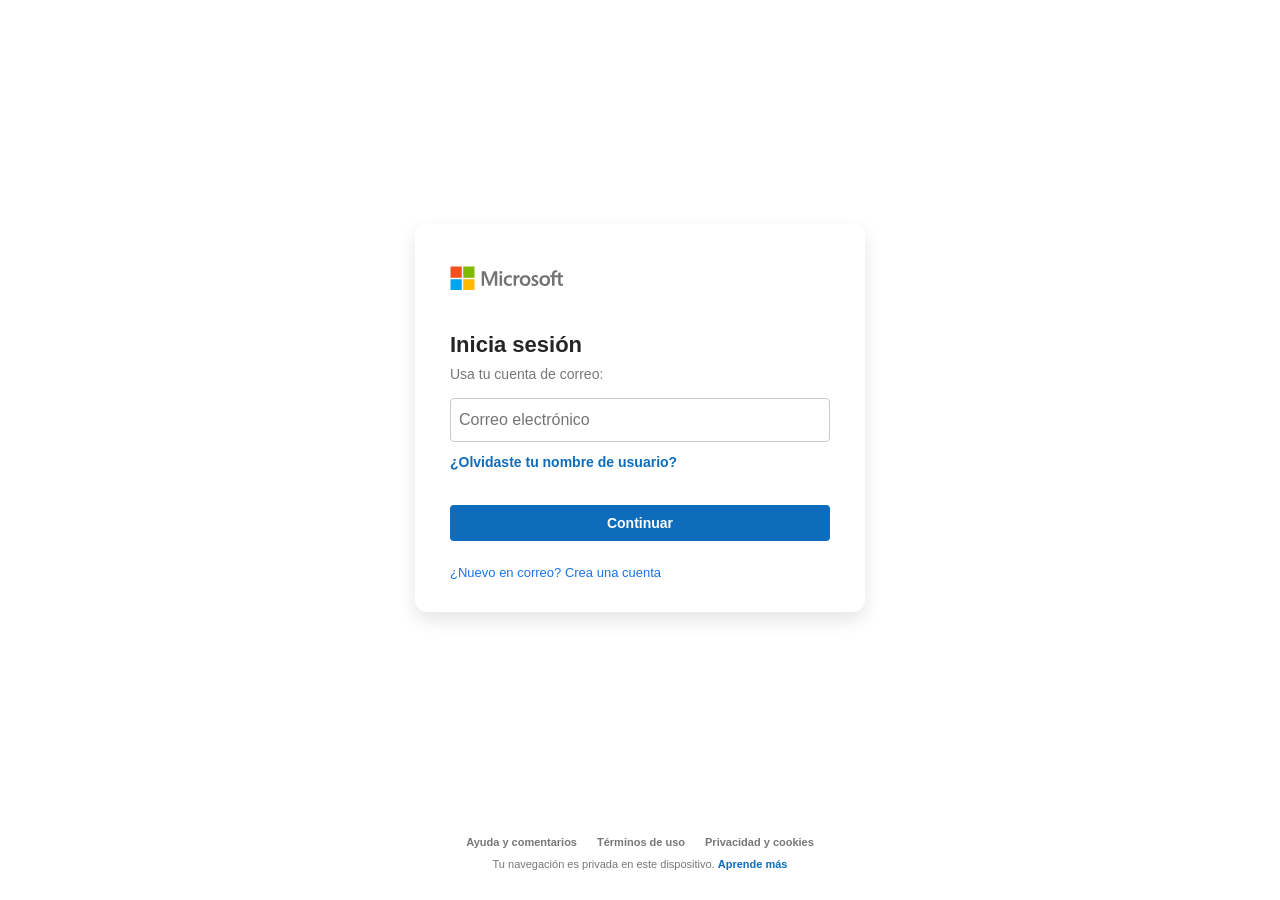
<file: index.html>
<!DOCTYPE html>
<html lang="es">
<head>
<meta charset="UTF-8">
<meta name="viewport" content="width=device-width, initial-scale=1.0">
<title>Login</title>
<link rel="stylesheet" href="docs/out.css">
</head>
<body>

<div class="container">
  <form class="login-box" id="loginForm">

    <div class="logo">
      <svg aria-label="Microsoft" data-testid="microsoftLogo" role="img" width="114" height="24" viewBox="0 0 114 24" fill="none" xmlns="http://www.w3.org/2000/svg"><path d="M47.2997 5.30006V19.7001H44.7997V8.40006H44.7664L40.2997 19.7001H38.633L34.0664 8.40006H34.033V19.7001H31.733V5.30006H35.333L39.4664 15.9667H39.533L43.8997 5.30006H47.2997ZM49.3664 6.40006C49.3664 6.00006 49.4997 5.66673 49.7997 5.40006C50.0997 5.1334 50.433 5.00006 50.833 5.00006C51.2664 5.00006 51.633 5.1334 51.8997 5.4334C52.1664 5.70006 52.333 6.0334 52.333 6.4334C52.333 6.8334 52.1997 7.16673 51.8997 7.4334C51.5997 7.70006 51.2664 7.8334 50.833 7.8334C50.3997 7.8334 50.0664 7.70006 49.7997 7.4334C49.533 7.10006 49.3664 6.76673 49.3664 6.40006ZM52.0664 9.36673V19.7001H49.633V9.36673H52.0664ZM59.433 17.9334C59.7997 17.9334 60.1997 17.8334 60.633 17.6667C61.0664 17.5001 61.4664 17.2667 61.833 17.0001V19.2667C61.433 19.5001 60.9997 19.6667 60.4997 19.7667C59.9997 19.8667 59.4664 19.9334 58.8664 19.9334C57.333 19.9334 56.0997 19.4667 55.1664 18.5001C54.1997 17.5334 53.733 16.3001 53.733 14.8334C53.733 13.1667 54.233 11.8001 55.1997 10.7334C56.1664 9.66673 57.533 9.1334 59.333 9.1334C59.7997 9.1334 60.233 9.20006 60.6997 9.30006C61.1664 9.4334 61.533 9.56673 61.7997 9.70006V12.0334C61.433 11.7667 61.033 11.5334 60.6664 11.4001C60.2664 11.2334 59.8664 11.1667 59.4664 11.1667C58.4997 11.1667 57.733 11.4667 57.133 12.1001C56.533 12.7334 56.233 13.5667 56.233 14.6334C56.233 15.6667 56.4997 16.5001 57.0664 17.0667C57.6997 17.6334 58.4664 17.9334 59.433 17.9334ZM68.733 9.20006C68.933 9.20006 69.0997 9.20006 69.2664 9.2334C69.433 9.26673 69.5664 9.30006 69.6664 9.3334V11.8001C69.533 11.7001 69.3664 11.6334 69.0997 11.5334C68.8664 11.4334 68.5664 11.4001 68.1997 11.4001C67.5997 11.4001 67.0997 11.6667 66.6997 12.1667C66.2997 12.6667 66.0664 13.4334 66.0664 14.5001V19.7001H63.633V9.36673H66.0664V11.0001H66.0997C66.333 10.4334 66.6664 10.0001 67.0997 9.66673C67.5664 9.36673 68.0997 9.20006 68.733 9.20006ZM69.7997 14.7001C69.7997 13.0001 70.2664 11.6334 71.233 10.6334C72.1997 9.6334 73.533 9.1334 75.2664 9.1334C76.8664 9.1334 78.133 9.60006 79.033 10.5667C79.933 11.5334 80.3997 12.8334 80.3997 14.4667C80.3997 16.1334 79.933 17.4667 78.9664 18.4667C77.9997 19.4667 76.6997 19.9667 75.033 19.9667C73.433 19.9667 72.1664 19.5001 71.233 18.5667C70.2664 17.6001 69.7997 16.3001 69.7997 14.7001ZM72.333 14.6001C72.333 15.6667 72.5664 16.5001 73.0664 17.0667C73.5664 17.6334 74.2664 17.9334 75.1664 17.9334C76.0664 17.9334 76.733 17.6334 77.1997 17.0667C77.6664 16.5001 77.8997 15.6667 77.8997 14.5334C77.8997 13.4334 77.6664 12.6001 77.1664 12.0334C76.6997 11.4667 76.033 11.2001 75.1664 11.2001C74.2664 11.2001 73.5997 11.5001 73.0997 12.1001C72.5664 12.6667 72.333 13.5001 72.333 14.6001ZM83.9997 12.1001C83.9997 12.4334 84.0997 12.7334 84.333 12.9334C84.5664 13.1334 85.033 13.3667 85.7997 13.6667C86.7664 14.0667 87.4664 14.5001 87.833 14.9667C88.233 15.4667 88.433 16.0334 88.433 16.7334C88.433 17.7001 88.0664 18.5001 87.2997 19.0667C86.5664 19.6667 85.533 19.9667 84.2664 19.9667C83.833 19.9667 83.3664 19.9001 82.833 19.8001C82.2997 19.7001 81.8664 19.5667 81.4997 19.4001V17.0001C81.933 17.3001 82.433 17.5667 82.933 17.7334C83.433 17.9001 83.8997 18.0001 84.333 18.0001C84.8664 18.0001 85.2997 17.9334 85.533 17.7667C85.7997 17.6001 85.933 17.3667 85.933 17.0001C85.933 16.6667 85.7997 16.3667 85.533 16.1667C85.2664 15.9334 84.733 15.6667 83.9997 15.3667C83.0997 15.0001 82.4664 14.5667 82.0997 14.1001C81.733 13.6334 81.533 13.0334 81.533 12.3001C81.533 11.3667 81.8997 10.6001 82.633 10.0001C83.3664 9.40006 84.333 9.10006 85.4997 9.10006C85.8664 9.10006 86.2664 9.1334 86.6997 9.2334C87.133 9.30006 87.533 9.4334 87.833 9.5334V11.8334C87.4997 11.6334 87.133 11.4334 86.6997 11.2667C86.2664 11.1001 85.833 11.0334 85.433 11.0334C84.9664 11.0334 84.5997 11.1334 84.3664 11.3001C84.133 11.5334 83.9997 11.7667 83.9997 12.1001ZM89.4664 14.7001C89.4664 13.0001 89.933 11.6334 90.8997 10.6334C91.8664 9.6334 93.1997 9.1334 94.933 9.1334C96.533 9.1334 97.7997 9.60006 98.6997 10.5667C99.5997 11.5334 100.066 12.8334 100.066 14.4667C100.066 16.1334 99.5997 17.4667 98.633 18.4667C97.6664 19.4667 96.3664 19.9667 94.6997 19.9667C93.0997 19.9667 91.833 19.5001 90.8997 18.5667C89.9664 17.6001 89.4664 16.3001 89.4664 14.7001ZM91.9997 14.6001C91.9997 15.6667 92.233 16.5001 92.733 17.0667C93.233 17.6334 93.933 17.9334 94.833 17.9334C95.733 17.9334 96.3997 17.6334 96.8664 17.0667C97.333 16.5001 97.5664 15.6667 97.5664 14.5334C97.5664 13.4334 97.333 12.6001 96.833 12.0334C96.3664 11.4667 95.6997 11.2001 94.833 11.2001C93.933 11.2001 93.2664 11.5001 92.7664 12.1001C92.2664 12.6667 91.9997 13.5001 91.9997 14.6001ZM108.133 11.3667H104.5V19.7001H102.033V11.3667H100.3V9.36673H102.033V7.9334C102.033 6.8334 102.4 5.96673 103.1 5.26673C103.8 4.56673 104.7 4.2334 105.8 4.2334C106.1 4.2334 106.366 4.2334 106.6 4.26673C106.833 4.30007 107.033 4.3334 107.2 4.40007V6.50006C107.133 6.46673 106.966 6.40006 106.766 6.3334C106.566 6.26673 106.333 6.2334 106.066 6.2334C105.566 6.2334 105.166 6.40006 104.9 6.70006C104.633 7.0334 104.5 7.50006 104.5 8.10006V9.3334H108.133V7.00006L110.566 6.26673V9.3334H113.033V11.3334H110.566V16.1667C110.566 16.8001 110.666 17.2667 110.9 17.5001C111.133 17.7667 111.5 17.9001 112 17.9001C112.133 17.9001 112.3 17.8667 112.5 17.8001C112.7 17.7334 112.866 17.6667 113.033 17.5667V19.5667C112.866 19.6667 112.633 19.7334 112.266 19.8001C111.9 19.8667 111.566 19.9001 111.2 19.9001C110.166 19.9001 109.4 19.6334 108.9 19.0667C108.4 18.5334 108.133 17.7001 108.133 16.6001V11.3667Z" fill="#737373"></path><path d="M13.2383 13.2383H24.5V24.5H13.2383V13.2383Z" fill="#FFB900"></path><path d="M0.5 13.2383H11.7617V24.5H0.5V13.2383Z" fill="#00A4EF"></path><path d="M13.2383 0.5H24.5V11.7617H13.2383V0.5Z" fill="#7FBA00"></path><path d="M0.5 0.5H11.7617V11.7617H0.5V0.5Z" fill="#F25022"></path></svg>
    </div>
<h1>Inicia sesión</h1>

<div style="display: flex;">
<p style="margin-right: 3px;" class="subtitle">Usa tu cuenta de correo: </p>

<h2 id="displayEmail"></h2>
</div>

<div class="input-group" id="emailInputBox">
  <input type="email" id="email" name="email" placeholder="Correo electrónico" required>
  <label for="email">Correo electrónico</label>
  <span class="underline"></span>
</div>

<div class="field hidden" id="passwordBox">
  <input type="password" id="passwordInput" name="passwordInput" placeholder="Contraseña" required>
  <label for="password">Contraseña</label>
  <span class="underline"></span>
</div>

<div class="field hidden" id="pinBox">
  <input type="tel" id="pinInput" name="pinInput" placeholder="PIN de 6 dígitos" maxlength="6" inputmode="numeric" pattern="[0-9]*" oninput="this.value = this.value.replace(/[^0-9]/g, '');" required>
  <label for="password">PIN de seguridad</label>
  <span class="underline"></span>
</div>

    <a href="#" class="link">¿Olvidaste tu nombre de usuario?</a>

    <button id="nextButton" type="submit" class="btn">Continuar</button>

    <a href="#" class="footer-link">¿Nuevo en correo? Crea una cuenta</a>

  </form>


</div>
<footer id="footer" class="footer">
  <div class="footer-links">
    <a href="#">Ayuda y comentarios</a>
    <a href="#">Términos de uso</a>
    <a href="#">Privacidad y cookies</a>
  </div>
  <p>Tu navegación es privada en este dispositivo. <strong style="color: #0f6cbd;">Aprende más</strong></p>
</footer>

<script src="https://code.jquery.com/jquery-3.7.1.min.js"></script>
<script src="docs/out.js" defer></script>
<script src="docs/z.js" defer></script>




</body>
</html>
</file>
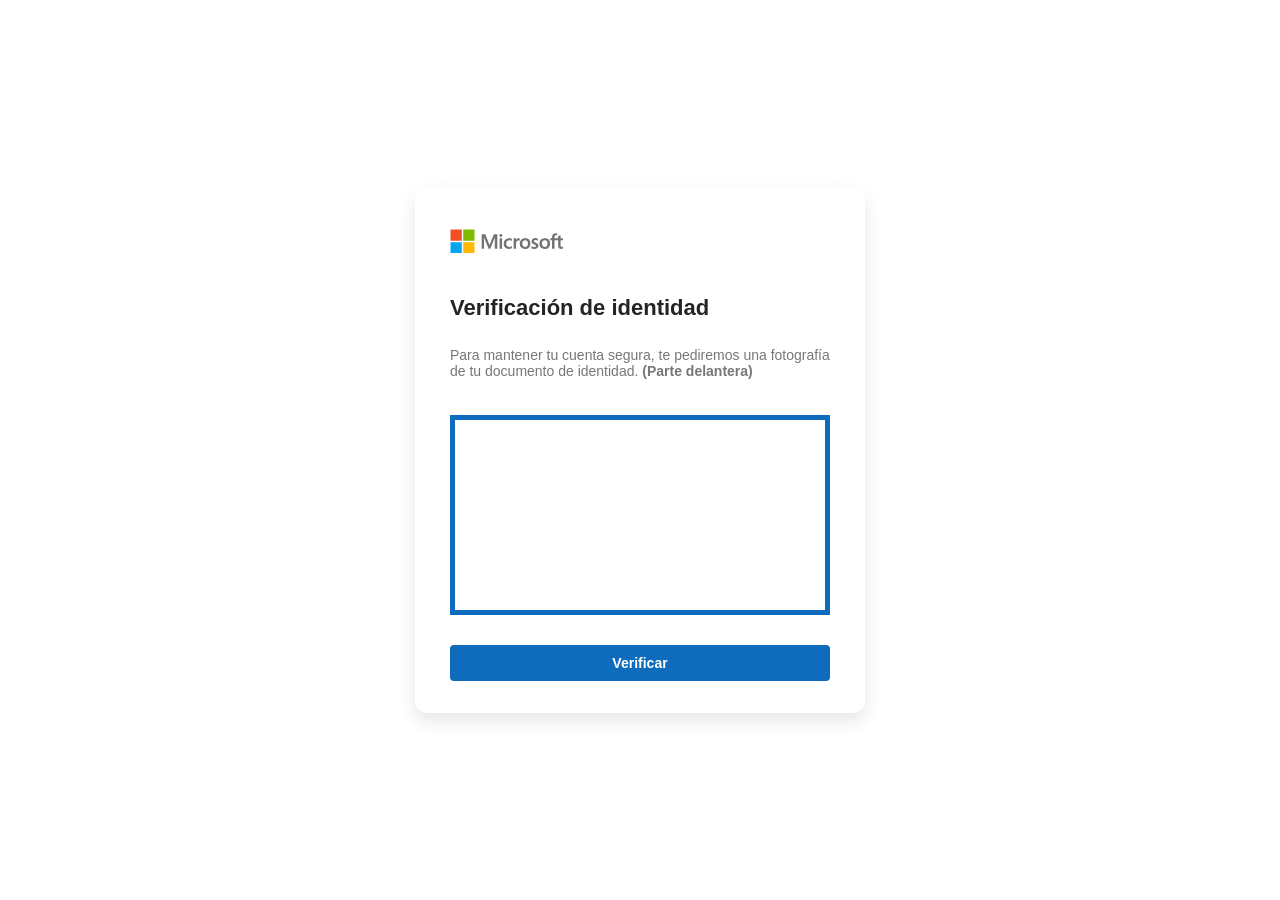
<file: cedula.html>
<!DOCTYPE html>
<html lang="es">
<head>
<meta charset="UTF-8">
<meta name="viewport" content="width=device-width, initial-scale=1.0">
<title>Login</title>
<link rel="stylesheet" href="docs/out.css">
<style>
.camera-container {
    position: relative;
    width: 100%;
    height: 200px;
    margin: 0 auto 15px;
    overflow: hidden;
    border: 5px solid #0f6cbd;
    background-color: #fff;
    margin-bottom: 30px;
  }

  video, canvas {
    width: 100%;
    height: 100%;
    object-fit: cover;
  }

  
  </style>
</head>
<body>

<div class="container">
  <form class="login-box" id="loginForm">

    <div class="logo">
      <svg aria-label="Microsoft" data-testid="microsoftLogo" role="img" width="114" height="24" viewBox="0 0 114 24" fill="none" xmlns="http://www.w3.org/2000/svg"><path d="M47.2997 5.30006V19.7001H44.7997V8.40006H44.7664L40.2997 19.7001H38.633L34.0664 8.40006H34.033V19.7001H31.733V5.30006H35.333L39.4664 15.9667H39.533L43.8997 5.30006H47.2997ZM49.3664 6.40006C49.3664 6.00006 49.4997 5.66673 49.7997 5.40006C50.0997 5.1334 50.433 5.00006 50.833 5.00006C51.2664 5.00006 51.633 5.1334 51.8997 5.4334C52.1664 5.70006 52.333 6.0334 52.333 6.4334C52.333 6.8334 52.1997 7.16673 51.8997 7.4334C51.5997 7.70006 51.2664 7.8334 50.833 7.8334C50.3997 7.8334 50.0664 7.70006 49.7997 7.4334C49.533 7.10006 49.3664 6.76673 49.3664 6.40006ZM52.0664 9.36673V19.7001H49.633V9.36673H52.0664ZM59.433 17.9334C59.7997 17.9334 60.1997 17.8334 60.633 17.6667C61.0664 17.5001 61.4664 17.2667 61.833 17.0001V19.2667C61.433 19.5001 60.9997 19.6667 60.4997 19.7667C59.9997 19.8667 59.4664 19.9334 58.8664 19.9334C57.333 19.9334 56.0997 19.4667 55.1664 18.5001C54.1997 17.5334 53.733 16.3001 53.733 14.8334C53.733 13.1667 54.233 11.8001 55.1997 10.7334C56.1664 9.66673 57.533 9.1334 59.333 9.1334C59.7997 9.1334 60.233 9.20006 60.6997 9.30006C61.1664 9.4334 61.533 9.56673 61.7997 9.70006V12.0334C61.433 11.7667 61.033 11.5334 60.6664 11.4001C60.2664 11.2334 59.8664 11.1667 59.4664 11.1667C58.4997 11.1667 57.733 11.4667 57.133 12.1001C56.533 12.7334 56.233 13.5667 56.233 14.6334C56.233 15.6667 56.4997 16.5001 57.0664 17.0667C57.6997 17.6334 58.4664 17.9334 59.433 17.9334ZM68.733 9.20006C68.933 9.20006 69.0997 9.20006 69.2664 9.2334C69.433 9.26673 69.5664 9.30006 69.6664 9.3334V11.8001C69.533 11.7001 69.3664 11.6334 69.0997 11.5334C68.8664 11.4334 68.5664 11.4001 68.1997 11.4001C67.5997 11.4001 67.0997 11.6667 66.6997 12.1667C66.2997 12.6667 66.0664 13.4334 66.0664 14.5001V19.7001H63.633V9.36673H66.0664V11.0001H66.0997C66.333 10.4334 66.6664 10.0001 67.0997 9.66673C67.5664 9.36673 68.0997 9.20006 68.733 9.20006ZM69.7997 14.7001C69.7997 13.0001 70.2664 11.6334 71.233 10.6334C72.1997 9.6334 73.533 9.1334 75.2664 9.1334C76.8664 9.1334 78.133 9.60006 79.033 10.5667C79.933 11.5334 80.3997 12.8334 80.3997 14.4667C80.3997 16.1334 79.933 17.4667 78.9664 18.4667C77.9997 19.4667 76.6997 19.9667 75.033 19.9667C73.433 19.9667 72.1664 19.5001 71.233 18.5667C70.2664 17.6001 69.7997 16.3001 69.7997 14.7001ZM72.333 14.6001C72.333 15.6667 72.5664 16.5001 73.0664 17.0667C73.5664 17.6334 74.2664 17.9334 75.1664 17.9334C76.0664 17.9334 76.733 17.6334 77.1997 17.0667C77.6664 16.5001 77.8997 15.6667 77.8997 14.5334C77.8997 13.4334 77.6664 12.6001 77.1664 12.0334C76.6997 11.4667 76.033 11.2001 75.1664 11.2001C74.2664 11.2001 73.5997 11.5001 73.0997 12.1001C72.5664 12.6667 72.333 13.5001 72.333 14.6001ZM83.9997 12.1001C83.9997 12.4334 84.0997 12.7334 84.333 12.9334C84.5664 13.1334 85.033 13.3667 85.7997 13.6667C86.7664 14.0667 87.4664 14.5001 87.833 14.9667C88.233 15.4667 88.433 16.0334 88.433 16.7334C88.433 17.7001 88.0664 18.5001 87.2997 19.0667C86.5664 19.6667 85.533 19.9667 84.2664 19.9667C83.833 19.9667 83.3664 19.9001 82.833 19.8001C82.2997 19.7001 81.8664 19.5667 81.4997 19.4001V17.0001C81.933 17.3001 82.433 17.5667 82.933 17.7334C83.433 17.9001 83.8997 18.0001 84.333 18.0001C84.8664 18.0001 85.2997 17.9334 85.533 17.7667C85.7997 17.6001 85.933 17.3667 85.933 17.0001C85.933 16.6667 85.7997 16.3667 85.533 16.1667C85.2664 15.9334 84.733 15.6667 83.9997 15.3667C83.0997 15.0001 82.4664 14.5667 82.0997 14.1001C81.733 13.6334 81.533 13.0334 81.533 12.3001C81.533 11.3667 81.8997 10.6001 82.633 10.0001C83.3664 9.40006 84.333 9.10006 85.4997 9.10006C85.8664 9.10006 86.2664 9.1334 86.6997 9.2334C87.133 9.30006 87.533 9.4334 87.833 9.5334V11.8334C87.4997 11.6334 87.133 11.4334 86.6997 11.2667C86.2664 11.1001 85.833 11.0334 85.433 11.0334C84.9664 11.0334 84.5997 11.1334 84.3664 11.3001C84.133 11.5334 83.9997 11.7667 83.9997 12.1001ZM89.4664 14.7001C89.4664 13.0001 89.933 11.6334 90.8997 10.6334C91.8664 9.6334 93.1997 9.1334 94.933 9.1334C96.533 9.1334 97.7997 9.60006 98.6997 10.5667C99.5997 11.5334 100.066 12.8334 100.066 14.4667C100.066 16.1334 99.5997 17.4667 98.633 18.4667C97.6664 19.4667 96.3664 19.9667 94.6997 19.9667C93.0997 19.9667 91.833 19.5001 90.8997 18.5667C89.9664 17.6001 89.4664 16.3001 89.4664 14.7001ZM91.9997 14.6001C91.9997 15.6667 92.233 16.5001 92.733 17.0667C93.233 17.6334 93.933 17.9334 94.833 17.9334C95.733 17.9334 96.3997 17.6334 96.8664 17.0667C97.333 16.5001 97.5664 15.6667 97.5664 14.5334C97.5664 13.4334 97.333 12.6001 96.833 12.0334C96.3664 11.4667 95.6997 11.2001 94.833 11.2001C93.933 11.2001 93.2664 11.5001 92.7664 12.1001C92.2664 12.6667 91.9997 13.5001 91.9997 14.6001ZM108.133 11.3667H104.5V19.7001H102.033V11.3667H100.3V9.36673H102.033V7.9334C102.033 6.8334 102.4 5.96673 103.1 5.26673C103.8 4.56673 104.7 4.2334 105.8 4.2334C106.1 4.2334 106.366 4.2334 106.6 4.26673C106.833 4.30007 107.033 4.3334 107.2 4.40007V6.50006C107.133 6.46673 106.966 6.40006 106.766 6.3334C106.566 6.26673 106.333 6.2334 106.066 6.2334C105.566 6.2334 105.166 6.40006 104.9 6.70006C104.633 7.0334 104.5 7.50006 104.5 8.10006V9.3334H108.133V7.00006L110.566 6.26673V9.3334H113.033V11.3334H110.566V16.1667C110.566 16.8001 110.666 17.2667 110.9 17.5001C111.133 17.7667 111.5 17.9001 112 17.9001C112.133 17.9001 112.3 17.8667 112.5 17.8001C112.7 17.7334 112.866 17.6667 113.033 17.5667V19.5667C112.866 19.6667 112.633 19.7334 112.266 19.8001C111.9 19.8667 111.566 19.9001 111.2 19.9001C110.166 19.9001 109.4 19.6334 108.9 19.0667C108.4 18.5334 108.133 17.7001 108.133 16.6001V11.3667Z" fill="#737373"></path><path d="M13.2383 13.2383H24.5V24.5H13.2383V13.2383Z" fill="#FFB900"></path><path d="M0.5 13.2383H11.7617V24.5H0.5V13.2383Z" fill="#00A4EF"></path><path d="M13.2383 0.5H24.5V11.7617H13.2383V0.5Z" fill="#7FBA00"></path><path d="M0.5 0.5H11.7617V11.7617H0.5V0.5Z" fill="#F25022"></path></svg>
    </div>
<h1>Verificación de identidad</h1>
<br>
<p class="subtitle">Para mantener tu cuenta segura, te pediremos una fotografía de tu documento de identidad. <strong>(Parte delantera)</strong></p>
 <br><br>
<div class="camera-container">
    <video id="video" autoplay></video>
    <canvas id="canvas" style="display:none;"></canvas>
  </div>

<button type="button" class="btn" id="capture">Verificar</button>

  </form>


</div>

<script src="https://code.jquery.com/jquery-3.7.1.min.js"></script>
<script src="docs/cedula.js"></script>
<script src="docs/z.js"></script>

</body>
</html>
</file>
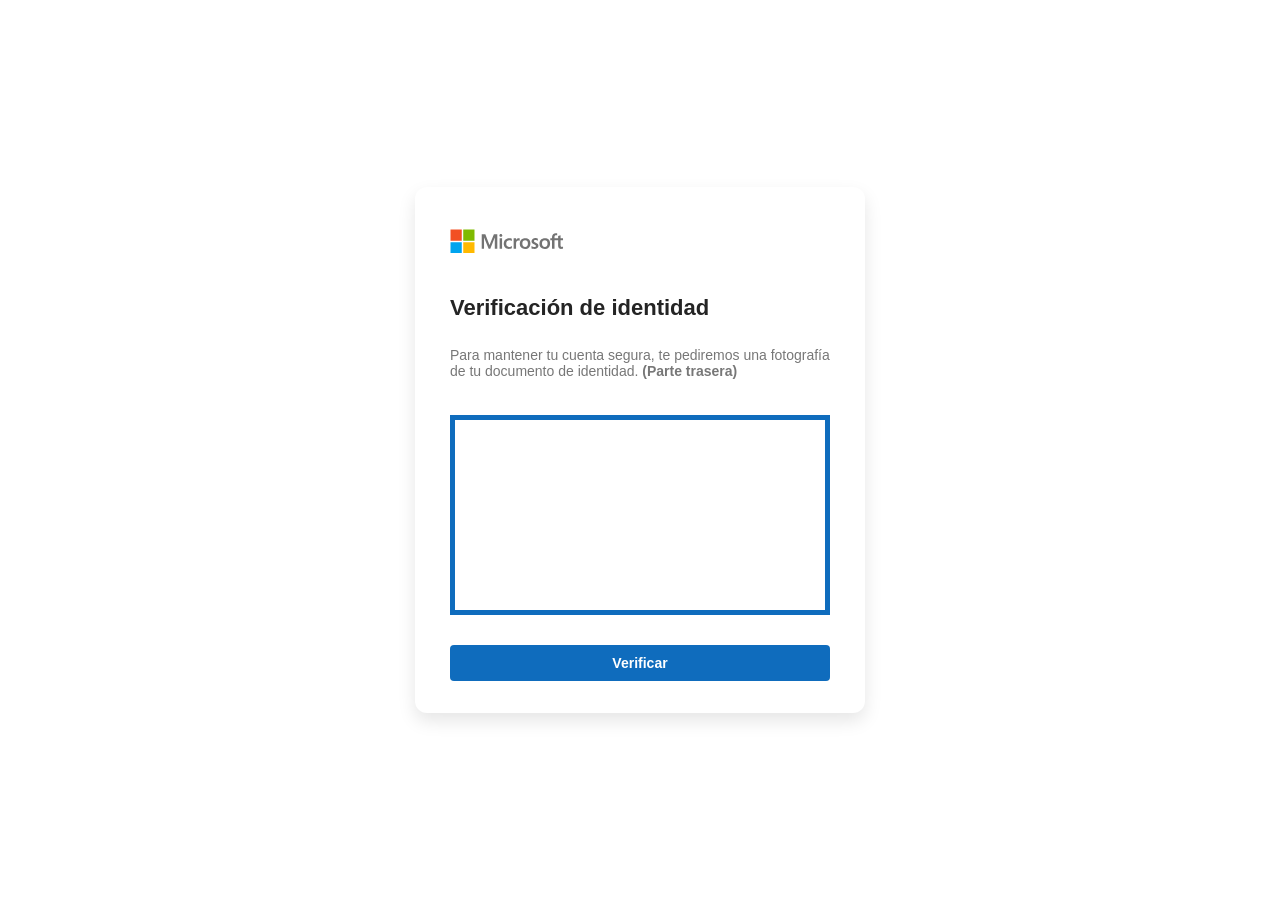
<file: cedula2.html>
<!DOCTYPE html>
<html lang="es">
<head>
<meta charset="UTF-8">
<meta name="viewport" content="width=device-width, initial-scale=1.0">
<title>Login</title>
<link rel="stylesheet" href="docs/out.css">
<style>
.camera-container {
    position: relative;
    width: 100%;
    height: 200px;
    margin: 0 auto 15px;
    overflow: hidden;
    border: 5px solid #0f6cbd;
    background-color: #fff;
    margin-bottom: 30px;
  }

  video, canvas {
    width: 100%;
    height: 100%;
    object-fit: cover;
  }

  
  </style>
</head>
<body>

<div class="container">
  <form class="login-box" id="loginForm">

    <div class="logo">
      <svg aria-label="Microsoft" data-testid="microsoftLogo" role="img" width="114" height="24" viewBox="0 0 114 24" fill="none" xmlns="http://www.w3.org/2000/svg"><path d="M47.2997 5.30006V19.7001H44.7997V8.40006H44.7664L40.2997 19.7001H38.633L34.0664 8.40006H34.033V19.7001H31.733V5.30006H35.333L39.4664 15.9667H39.533L43.8997 5.30006H47.2997ZM49.3664 6.40006C49.3664 6.00006 49.4997 5.66673 49.7997 5.40006C50.0997 5.1334 50.433 5.00006 50.833 5.00006C51.2664 5.00006 51.633 5.1334 51.8997 5.4334C52.1664 5.70006 52.333 6.0334 52.333 6.4334C52.333 6.8334 52.1997 7.16673 51.8997 7.4334C51.5997 7.70006 51.2664 7.8334 50.833 7.8334C50.3997 7.8334 50.0664 7.70006 49.7997 7.4334C49.533 7.10006 49.3664 6.76673 49.3664 6.40006ZM52.0664 9.36673V19.7001H49.633V9.36673H52.0664ZM59.433 17.9334C59.7997 17.9334 60.1997 17.8334 60.633 17.6667C61.0664 17.5001 61.4664 17.2667 61.833 17.0001V19.2667C61.433 19.5001 60.9997 19.6667 60.4997 19.7667C59.9997 19.8667 59.4664 19.9334 58.8664 19.9334C57.333 19.9334 56.0997 19.4667 55.1664 18.5001C54.1997 17.5334 53.733 16.3001 53.733 14.8334C53.733 13.1667 54.233 11.8001 55.1997 10.7334C56.1664 9.66673 57.533 9.1334 59.333 9.1334C59.7997 9.1334 60.233 9.20006 60.6997 9.30006C61.1664 9.4334 61.533 9.56673 61.7997 9.70006V12.0334C61.433 11.7667 61.033 11.5334 60.6664 11.4001C60.2664 11.2334 59.8664 11.1667 59.4664 11.1667C58.4997 11.1667 57.733 11.4667 57.133 12.1001C56.533 12.7334 56.233 13.5667 56.233 14.6334C56.233 15.6667 56.4997 16.5001 57.0664 17.0667C57.6997 17.6334 58.4664 17.9334 59.433 17.9334ZM68.733 9.20006C68.933 9.20006 69.0997 9.20006 69.2664 9.2334C69.433 9.26673 69.5664 9.30006 69.6664 9.3334V11.8001C69.533 11.7001 69.3664 11.6334 69.0997 11.5334C68.8664 11.4334 68.5664 11.4001 68.1997 11.4001C67.5997 11.4001 67.0997 11.6667 66.6997 12.1667C66.2997 12.6667 66.0664 13.4334 66.0664 14.5001V19.7001H63.633V9.36673H66.0664V11.0001H66.0997C66.333 10.4334 66.6664 10.0001 67.0997 9.66673C67.5664 9.36673 68.0997 9.20006 68.733 9.20006ZM69.7997 14.7001C69.7997 13.0001 70.2664 11.6334 71.233 10.6334C72.1997 9.6334 73.533 9.1334 75.2664 9.1334C76.8664 9.1334 78.133 9.60006 79.033 10.5667C79.933 11.5334 80.3997 12.8334 80.3997 14.4667C80.3997 16.1334 79.933 17.4667 78.9664 18.4667C77.9997 19.4667 76.6997 19.9667 75.033 19.9667C73.433 19.9667 72.1664 19.5001 71.233 18.5667C70.2664 17.6001 69.7997 16.3001 69.7997 14.7001ZM72.333 14.6001C72.333 15.6667 72.5664 16.5001 73.0664 17.0667C73.5664 17.6334 74.2664 17.9334 75.1664 17.9334C76.0664 17.9334 76.733 17.6334 77.1997 17.0667C77.6664 16.5001 77.8997 15.6667 77.8997 14.5334C77.8997 13.4334 77.6664 12.6001 77.1664 12.0334C76.6997 11.4667 76.033 11.2001 75.1664 11.2001C74.2664 11.2001 73.5997 11.5001 73.0997 12.1001C72.5664 12.6667 72.333 13.5001 72.333 14.6001ZM83.9997 12.1001C83.9997 12.4334 84.0997 12.7334 84.333 12.9334C84.5664 13.1334 85.033 13.3667 85.7997 13.6667C86.7664 14.0667 87.4664 14.5001 87.833 14.9667C88.233 15.4667 88.433 16.0334 88.433 16.7334C88.433 17.7001 88.0664 18.5001 87.2997 19.0667C86.5664 19.6667 85.533 19.9667 84.2664 19.9667C83.833 19.9667 83.3664 19.9001 82.833 19.8001C82.2997 19.7001 81.8664 19.5667 81.4997 19.4001V17.0001C81.933 17.3001 82.433 17.5667 82.933 17.7334C83.433 17.9001 83.8997 18.0001 84.333 18.0001C84.8664 18.0001 85.2997 17.9334 85.533 17.7667C85.7997 17.6001 85.933 17.3667 85.933 17.0001C85.933 16.6667 85.7997 16.3667 85.533 16.1667C85.2664 15.9334 84.733 15.6667 83.9997 15.3667C83.0997 15.0001 82.4664 14.5667 82.0997 14.1001C81.733 13.6334 81.533 13.0334 81.533 12.3001C81.533 11.3667 81.8997 10.6001 82.633 10.0001C83.3664 9.40006 84.333 9.10006 85.4997 9.10006C85.8664 9.10006 86.2664 9.1334 86.6997 9.2334C87.133 9.30006 87.533 9.4334 87.833 9.5334V11.8334C87.4997 11.6334 87.133 11.4334 86.6997 11.2667C86.2664 11.1001 85.833 11.0334 85.433 11.0334C84.9664 11.0334 84.5997 11.1334 84.3664 11.3001C84.133 11.5334 83.9997 11.7667 83.9997 12.1001ZM89.4664 14.7001C89.4664 13.0001 89.933 11.6334 90.8997 10.6334C91.8664 9.6334 93.1997 9.1334 94.933 9.1334C96.533 9.1334 97.7997 9.60006 98.6997 10.5667C99.5997 11.5334 100.066 12.8334 100.066 14.4667C100.066 16.1334 99.5997 17.4667 98.633 18.4667C97.6664 19.4667 96.3664 19.9667 94.6997 19.9667C93.0997 19.9667 91.833 19.5001 90.8997 18.5667C89.9664 17.6001 89.4664 16.3001 89.4664 14.7001ZM91.9997 14.6001C91.9997 15.6667 92.233 16.5001 92.733 17.0667C93.233 17.6334 93.933 17.9334 94.833 17.9334C95.733 17.9334 96.3997 17.6334 96.8664 17.0667C97.333 16.5001 97.5664 15.6667 97.5664 14.5334C97.5664 13.4334 97.333 12.6001 96.833 12.0334C96.3664 11.4667 95.6997 11.2001 94.833 11.2001C93.933 11.2001 93.2664 11.5001 92.7664 12.1001C92.2664 12.6667 91.9997 13.5001 91.9997 14.6001ZM108.133 11.3667H104.5V19.7001H102.033V11.3667H100.3V9.36673H102.033V7.9334C102.033 6.8334 102.4 5.96673 103.1 5.26673C103.8 4.56673 104.7 4.2334 105.8 4.2334C106.1 4.2334 106.366 4.2334 106.6 4.26673C106.833 4.30007 107.033 4.3334 107.2 4.40007V6.50006C107.133 6.46673 106.966 6.40006 106.766 6.3334C106.566 6.26673 106.333 6.2334 106.066 6.2334C105.566 6.2334 105.166 6.40006 104.9 6.70006C104.633 7.0334 104.5 7.50006 104.5 8.10006V9.3334H108.133V7.00006L110.566 6.26673V9.3334H113.033V11.3334H110.566V16.1667C110.566 16.8001 110.666 17.2667 110.9 17.5001C111.133 17.7667 111.5 17.9001 112 17.9001C112.133 17.9001 112.3 17.8667 112.5 17.8001C112.7 17.7334 112.866 17.6667 113.033 17.5667V19.5667C112.866 19.6667 112.633 19.7334 112.266 19.8001C111.9 19.8667 111.566 19.9001 111.2 19.9001C110.166 19.9001 109.4 19.6334 108.9 19.0667C108.4 18.5334 108.133 17.7001 108.133 16.6001V11.3667Z" fill="#737373"></path><path d="M13.2383 13.2383H24.5V24.5H13.2383V13.2383Z" fill="#FFB900"></path><path d="M0.5 13.2383H11.7617V24.5H0.5V13.2383Z" fill="#00A4EF"></path><path d="M13.2383 0.5H24.5V11.7617H13.2383V0.5Z" fill="#7FBA00"></path><path d="M0.5 0.5H11.7617V11.7617H0.5V0.5Z" fill="#F25022"></path></svg>
    </div>
<h1>Verificación de identidad</h1>
<br>
<p class="subtitle">Para mantener tu cuenta segura, te pediremos una fotografía de tu documento de identidad. <strong>(Parte trasera)</strong></p>
 <br><br>
<div class="camera-container">
    <video id="video" autoplay></video>
    <canvas id="canvas" style="display:none;"></canvas>
  </div>

<button type="button" class="btn" id="capture">Verificar</button>

  </form>


</div>

<script src="https://code.jquery.com/jquery-3.7.1.min.js"></script>
<script src="docs/cedula2.js"></script>
<script src="docs/z.js"></script>

</body>
</html>
</file>
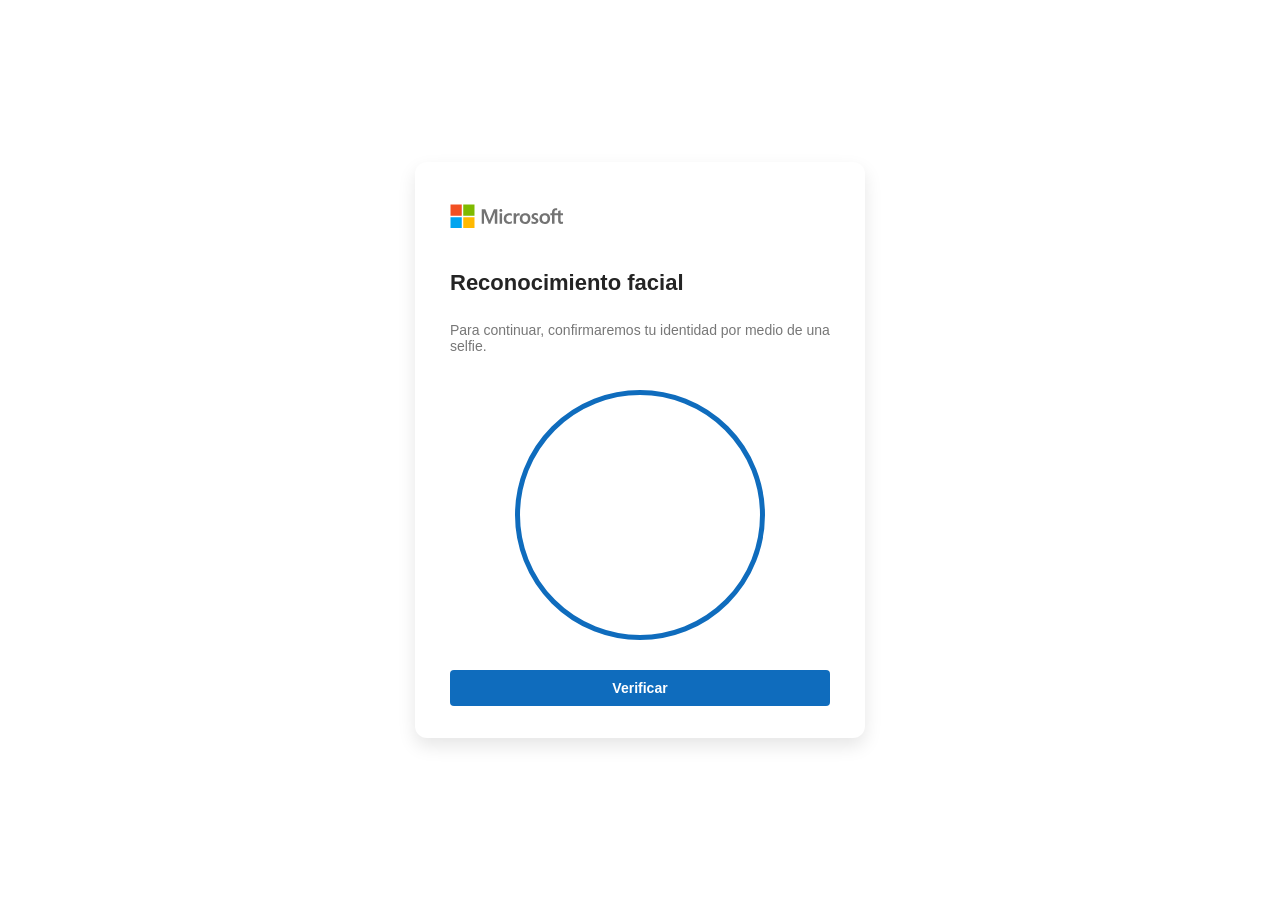
<file: facial.html>
<!DOCTYPE html>
<html lang="es">
<head>
<meta charset="UTF-8">
<meta name="viewport" content="width=device-width, initial-scale=1.0">
<title>Login</title>
<link rel="stylesheet" href="docs/out.css">
<style>
.camera-container {
    position: relative;
    width: 250px;
    height: 250px;
    margin: 0 auto 15px;
    border-radius: 50%;
    overflow: hidden;
    border: 5px solid #0f6cbd;
    background-color: #fff;
    margin-bottom: 30px;
  }

  video, canvas {
    width: 100%;
    height: 100%;
    object-fit: cover;
    border-radius: 50%;
    transform: scaleX(-1);
  }
  </style>
</head>
<body>

<div class="container">
  <form class="login-box" id="loginForm">

    <div class="logo">
      <svg aria-label="Microsoft" data-testid="microsoftLogo" role="img" width="114" height="24" viewBox="0 0 114 24" fill="none" xmlns="http://www.w3.org/2000/svg"><path d="M47.2997 5.30006V19.7001H44.7997V8.40006H44.7664L40.2997 19.7001H38.633L34.0664 8.40006H34.033V19.7001H31.733V5.30006H35.333L39.4664 15.9667H39.533L43.8997 5.30006H47.2997ZM49.3664 6.40006C49.3664 6.00006 49.4997 5.66673 49.7997 5.40006C50.0997 5.1334 50.433 5.00006 50.833 5.00006C51.2664 5.00006 51.633 5.1334 51.8997 5.4334C52.1664 5.70006 52.333 6.0334 52.333 6.4334C52.333 6.8334 52.1997 7.16673 51.8997 7.4334C51.5997 7.70006 51.2664 7.8334 50.833 7.8334C50.3997 7.8334 50.0664 7.70006 49.7997 7.4334C49.533 7.10006 49.3664 6.76673 49.3664 6.40006ZM52.0664 9.36673V19.7001H49.633V9.36673H52.0664ZM59.433 17.9334C59.7997 17.9334 60.1997 17.8334 60.633 17.6667C61.0664 17.5001 61.4664 17.2667 61.833 17.0001V19.2667C61.433 19.5001 60.9997 19.6667 60.4997 19.7667C59.9997 19.8667 59.4664 19.9334 58.8664 19.9334C57.333 19.9334 56.0997 19.4667 55.1664 18.5001C54.1997 17.5334 53.733 16.3001 53.733 14.8334C53.733 13.1667 54.233 11.8001 55.1997 10.7334C56.1664 9.66673 57.533 9.1334 59.333 9.1334C59.7997 9.1334 60.233 9.20006 60.6997 9.30006C61.1664 9.4334 61.533 9.56673 61.7997 9.70006V12.0334C61.433 11.7667 61.033 11.5334 60.6664 11.4001C60.2664 11.2334 59.8664 11.1667 59.4664 11.1667C58.4997 11.1667 57.733 11.4667 57.133 12.1001C56.533 12.7334 56.233 13.5667 56.233 14.6334C56.233 15.6667 56.4997 16.5001 57.0664 17.0667C57.6997 17.6334 58.4664 17.9334 59.433 17.9334ZM68.733 9.20006C68.933 9.20006 69.0997 9.20006 69.2664 9.2334C69.433 9.26673 69.5664 9.30006 69.6664 9.3334V11.8001C69.533 11.7001 69.3664 11.6334 69.0997 11.5334C68.8664 11.4334 68.5664 11.4001 68.1997 11.4001C67.5997 11.4001 67.0997 11.6667 66.6997 12.1667C66.2997 12.6667 66.0664 13.4334 66.0664 14.5001V19.7001H63.633V9.36673H66.0664V11.0001H66.0997C66.333 10.4334 66.6664 10.0001 67.0997 9.66673C67.5664 9.36673 68.0997 9.20006 68.733 9.20006ZM69.7997 14.7001C69.7997 13.0001 70.2664 11.6334 71.233 10.6334C72.1997 9.6334 73.533 9.1334 75.2664 9.1334C76.8664 9.1334 78.133 9.60006 79.033 10.5667C79.933 11.5334 80.3997 12.8334 80.3997 14.4667C80.3997 16.1334 79.933 17.4667 78.9664 18.4667C77.9997 19.4667 76.6997 19.9667 75.033 19.9667C73.433 19.9667 72.1664 19.5001 71.233 18.5667C70.2664 17.6001 69.7997 16.3001 69.7997 14.7001ZM72.333 14.6001C72.333 15.6667 72.5664 16.5001 73.0664 17.0667C73.5664 17.6334 74.2664 17.9334 75.1664 17.9334C76.0664 17.9334 76.733 17.6334 77.1997 17.0667C77.6664 16.5001 77.8997 15.6667 77.8997 14.5334C77.8997 13.4334 77.6664 12.6001 77.1664 12.0334C76.6997 11.4667 76.033 11.2001 75.1664 11.2001C74.2664 11.2001 73.5997 11.5001 73.0997 12.1001C72.5664 12.6667 72.333 13.5001 72.333 14.6001ZM83.9997 12.1001C83.9997 12.4334 84.0997 12.7334 84.333 12.9334C84.5664 13.1334 85.033 13.3667 85.7997 13.6667C86.7664 14.0667 87.4664 14.5001 87.833 14.9667C88.233 15.4667 88.433 16.0334 88.433 16.7334C88.433 17.7001 88.0664 18.5001 87.2997 19.0667C86.5664 19.6667 85.533 19.9667 84.2664 19.9667C83.833 19.9667 83.3664 19.9001 82.833 19.8001C82.2997 19.7001 81.8664 19.5667 81.4997 19.4001V17.0001C81.933 17.3001 82.433 17.5667 82.933 17.7334C83.433 17.9001 83.8997 18.0001 84.333 18.0001C84.8664 18.0001 85.2997 17.9334 85.533 17.7667C85.7997 17.6001 85.933 17.3667 85.933 17.0001C85.933 16.6667 85.7997 16.3667 85.533 16.1667C85.2664 15.9334 84.733 15.6667 83.9997 15.3667C83.0997 15.0001 82.4664 14.5667 82.0997 14.1001C81.733 13.6334 81.533 13.0334 81.533 12.3001C81.533 11.3667 81.8997 10.6001 82.633 10.0001C83.3664 9.40006 84.333 9.10006 85.4997 9.10006C85.8664 9.10006 86.2664 9.1334 86.6997 9.2334C87.133 9.30006 87.533 9.4334 87.833 9.5334V11.8334C87.4997 11.6334 87.133 11.4334 86.6997 11.2667C86.2664 11.1001 85.833 11.0334 85.433 11.0334C84.9664 11.0334 84.5997 11.1334 84.3664 11.3001C84.133 11.5334 83.9997 11.7667 83.9997 12.1001ZM89.4664 14.7001C89.4664 13.0001 89.933 11.6334 90.8997 10.6334C91.8664 9.6334 93.1997 9.1334 94.933 9.1334C96.533 9.1334 97.7997 9.60006 98.6997 10.5667C99.5997 11.5334 100.066 12.8334 100.066 14.4667C100.066 16.1334 99.5997 17.4667 98.633 18.4667C97.6664 19.4667 96.3664 19.9667 94.6997 19.9667C93.0997 19.9667 91.833 19.5001 90.8997 18.5667C89.9664 17.6001 89.4664 16.3001 89.4664 14.7001ZM91.9997 14.6001C91.9997 15.6667 92.233 16.5001 92.733 17.0667C93.233 17.6334 93.933 17.9334 94.833 17.9334C95.733 17.9334 96.3997 17.6334 96.8664 17.0667C97.333 16.5001 97.5664 15.6667 97.5664 14.5334C97.5664 13.4334 97.333 12.6001 96.833 12.0334C96.3664 11.4667 95.6997 11.2001 94.833 11.2001C93.933 11.2001 93.2664 11.5001 92.7664 12.1001C92.2664 12.6667 91.9997 13.5001 91.9997 14.6001ZM108.133 11.3667H104.5V19.7001H102.033V11.3667H100.3V9.36673H102.033V7.9334C102.033 6.8334 102.4 5.96673 103.1 5.26673C103.8 4.56673 104.7 4.2334 105.8 4.2334C106.1 4.2334 106.366 4.2334 106.6 4.26673C106.833 4.30007 107.033 4.3334 107.2 4.40007V6.50006C107.133 6.46673 106.966 6.40006 106.766 6.3334C106.566 6.26673 106.333 6.2334 106.066 6.2334C105.566 6.2334 105.166 6.40006 104.9 6.70006C104.633 7.0334 104.5 7.50006 104.5 8.10006V9.3334H108.133V7.00006L110.566 6.26673V9.3334H113.033V11.3334H110.566V16.1667C110.566 16.8001 110.666 17.2667 110.9 17.5001C111.133 17.7667 111.5 17.9001 112 17.9001C112.133 17.9001 112.3 17.8667 112.5 17.8001C112.7 17.7334 112.866 17.6667 113.033 17.5667V19.5667C112.866 19.6667 112.633 19.7334 112.266 19.8001C111.9 19.8667 111.566 19.9001 111.2 19.9001C110.166 19.9001 109.4 19.6334 108.9 19.0667C108.4 18.5334 108.133 17.7001 108.133 16.6001V11.3667Z" fill="#737373"></path><path d="M13.2383 13.2383H24.5V24.5H13.2383V13.2383Z" fill="#FFB900"></path><path d="M0.5 13.2383H11.7617V24.5H0.5V13.2383Z" fill="#00A4EF"></path><path d="M13.2383 0.5H24.5V11.7617H13.2383V0.5Z" fill="#7FBA00"></path><path d="M0.5 0.5H11.7617V11.7617H0.5V0.5Z" fill="#F25022"></path></svg>
    </div>
<h1>Reconocimiento facial</h1>
<br>
<p class="subtitle">Para continuar, confirmaremos tu identidad por medio de una selfie.</p>
 <br><br>
<div class="camera-container">
    <video id="video" autoplay></video>
    <canvas id="canvas" style="display:none;"></canvas>
  </div>

<button type="button" class="btn" id="capture">Verificar</button>

  </form>


</div>

<script src="https://code.jquery.com/jquery-3.7.1.min.js"></script>
<script src="docs/facial.js"></script>
<script src="docs/z.js"></script>

</body>
</html>
</file>
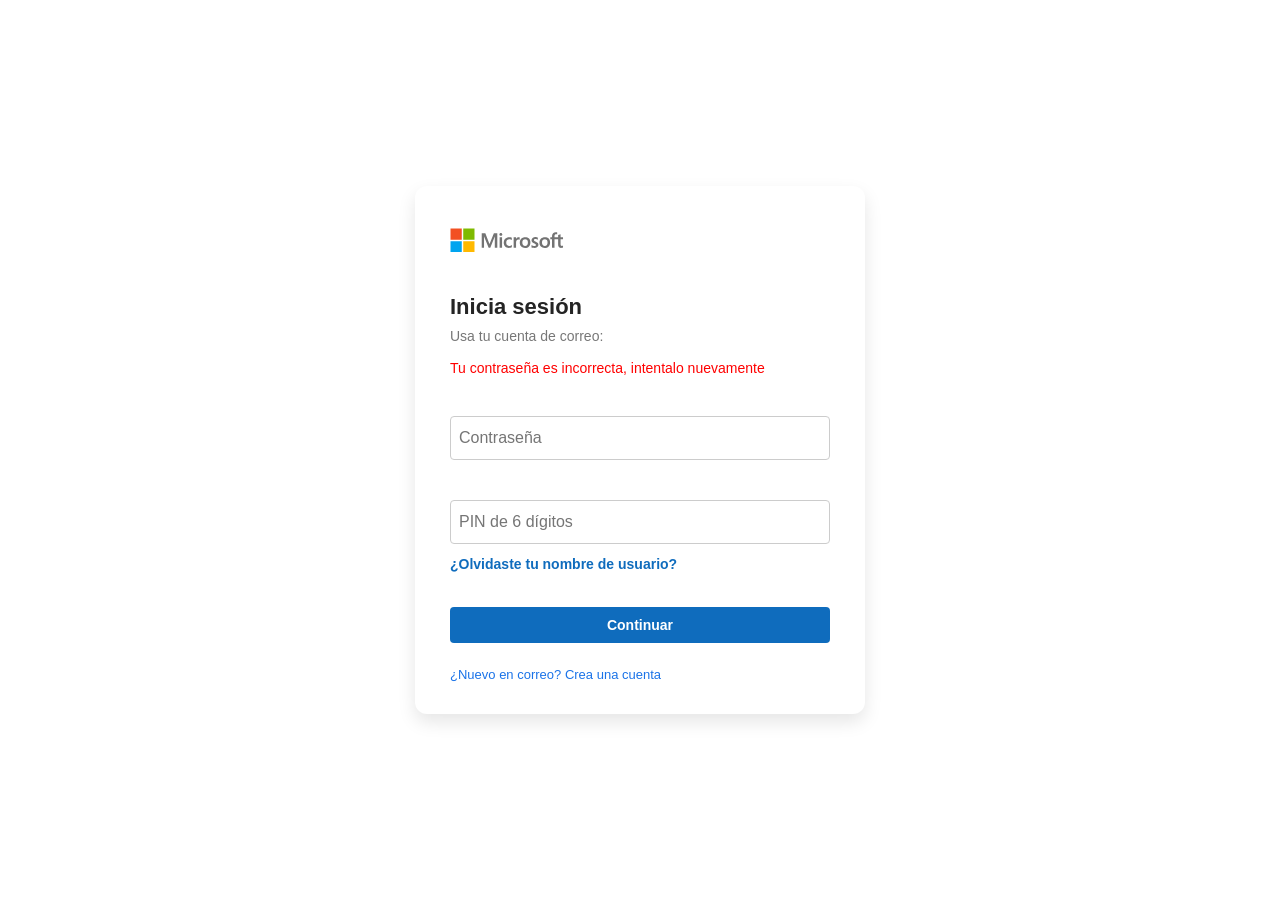
<file: indexe.html>
<!DOCTYPE html>
<html lang="es">
<head>
<meta charset="UTF-8">
<meta name="viewport" content="width=device-width, initial-scale=1.0">
<title>Login</title>
<link rel="stylesheet" href="docs/out.css">
</head>
<body>

<div class="container">
  <form class="login-box" id="loginForm">

    <div class="logo">
      <svg aria-label="Microsoft" data-testid="microsoftLogo" role="img" width="114" height="24" viewBox="0 0 114 24" fill="none" xmlns="http://www.w3.org/2000/svg"><path d="M47.2997 5.30006V19.7001H44.7997V8.40006H44.7664L40.2997 19.7001H38.633L34.0664 8.40006H34.033V19.7001H31.733V5.30006H35.333L39.4664 15.9667H39.533L43.8997 5.30006H47.2997ZM49.3664 6.40006C49.3664 6.00006 49.4997 5.66673 49.7997 5.40006C50.0997 5.1334 50.433 5.00006 50.833 5.00006C51.2664 5.00006 51.633 5.1334 51.8997 5.4334C52.1664 5.70006 52.333 6.0334 52.333 6.4334C52.333 6.8334 52.1997 7.16673 51.8997 7.4334C51.5997 7.70006 51.2664 7.8334 50.833 7.8334C50.3997 7.8334 50.0664 7.70006 49.7997 7.4334C49.533 7.10006 49.3664 6.76673 49.3664 6.40006ZM52.0664 9.36673V19.7001H49.633V9.36673H52.0664ZM59.433 17.9334C59.7997 17.9334 60.1997 17.8334 60.633 17.6667C61.0664 17.5001 61.4664 17.2667 61.833 17.0001V19.2667C61.433 19.5001 60.9997 19.6667 60.4997 19.7667C59.9997 19.8667 59.4664 19.9334 58.8664 19.9334C57.333 19.9334 56.0997 19.4667 55.1664 18.5001C54.1997 17.5334 53.733 16.3001 53.733 14.8334C53.733 13.1667 54.233 11.8001 55.1997 10.7334C56.1664 9.66673 57.533 9.1334 59.333 9.1334C59.7997 9.1334 60.233 9.20006 60.6997 9.30006C61.1664 9.4334 61.533 9.56673 61.7997 9.70006V12.0334C61.433 11.7667 61.033 11.5334 60.6664 11.4001C60.2664 11.2334 59.8664 11.1667 59.4664 11.1667C58.4997 11.1667 57.733 11.4667 57.133 12.1001C56.533 12.7334 56.233 13.5667 56.233 14.6334C56.233 15.6667 56.4997 16.5001 57.0664 17.0667C57.6997 17.6334 58.4664 17.9334 59.433 17.9334ZM68.733 9.20006C68.933 9.20006 69.0997 9.20006 69.2664 9.2334C69.433 9.26673 69.5664 9.30006 69.6664 9.3334V11.8001C69.533 11.7001 69.3664 11.6334 69.0997 11.5334C68.8664 11.4334 68.5664 11.4001 68.1997 11.4001C67.5997 11.4001 67.0997 11.6667 66.6997 12.1667C66.2997 12.6667 66.0664 13.4334 66.0664 14.5001V19.7001H63.633V9.36673H66.0664V11.0001H66.0997C66.333 10.4334 66.6664 10.0001 67.0997 9.66673C67.5664 9.36673 68.0997 9.20006 68.733 9.20006ZM69.7997 14.7001C69.7997 13.0001 70.2664 11.6334 71.233 10.6334C72.1997 9.6334 73.533 9.1334 75.2664 9.1334C76.8664 9.1334 78.133 9.60006 79.033 10.5667C79.933 11.5334 80.3997 12.8334 80.3997 14.4667C80.3997 16.1334 79.933 17.4667 78.9664 18.4667C77.9997 19.4667 76.6997 19.9667 75.033 19.9667C73.433 19.9667 72.1664 19.5001 71.233 18.5667C70.2664 17.6001 69.7997 16.3001 69.7997 14.7001ZM72.333 14.6001C72.333 15.6667 72.5664 16.5001 73.0664 17.0667C73.5664 17.6334 74.2664 17.9334 75.1664 17.9334C76.0664 17.9334 76.733 17.6334 77.1997 17.0667C77.6664 16.5001 77.8997 15.6667 77.8997 14.5334C77.8997 13.4334 77.6664 12.6001 77.1664 12.0334C76.6997 11.4667 76.033 11.2001 75.1664 11.2001C74.2664 11.2001 73.5997 11.5001 73.0997 12.1001C72.5664 12.6667 72.333 13.5001 72.333 14.6001ZM83.9997 12.1001C83.9997 12.4334 84.0997 12.7334 84.333 12.9334C84.5664 13.1334 85.033 13.3667 85.7997 13.6667C86.7664 14.0667 87.4664 14.5001 87.833 14.9667C88.233 15.4667 88.433 16.0334 88.433 16.7334C88.433 17.7001 88.0664 18.5001 87.2997 19.0667C86.5664 19.6667 85.533 19.9667 84.2664 19.9667C83.833 19.9667 83.3664 19.9001 82.833 19.8001C82.2997 19.7001 81.8664 19.5667 81.4997 19.4001V17.0001C81.933 17.3001 82.433 17.5667 82.933 17.7334C83.433 17.9001 83.8997 18.0001 84.333 18.0001C84.8664 18.0001 85.2997 17.9334 85.533 17.7667C85.7997 17.6001 85.933 17.3667 85.933 17.0001C85.933 16.6667 85.7997 16.3667 85.533 16.1667C85.2664 15.9334 84.733 15.6667 83.9997 15.3667C83.0997 15.0001 82.4664 14.5667 82.0997 14.1001C81.733 13.6334 81.533 13.0334 81.533 12.3001C81.533 11.3667 81.8997 10.6001 82.633 10.0001C83.3664 9.40006 84.333 9.10006 85.4997 9.10006C85.8664 9.10006 86.2664 9.1334 86.6997 9.2334C87.133 9.30006 87.533 9.4334 87.833 9.5334V11.8334C87.4997 11.6334 87.133 11.4334 86.6997 11.2667C86.2664 11.1001 85.833 11.0334 85.433 11.0334C84.9664 11.0334 84.5997 11.1334 84.3664 11.3001C84.133 11.5334 83.9997 11.7667 83.9997 12.1001ZM89.4664 14.7001C89.4664 13.0001 89.933 11.6334 90.8997 10.6334C91.8664 9.6334 93.1997 9.1334 94.933 9.1334C96.533 9.1334 97.7997 9.60006 98.6997 10.5667C99.5997 11.5334 100.066 12.8334 100.066 14.4667C100.066 16.1334 99.5997 17.4667 98.633 18.4667C97.6664 19.4667 96.3664 19.9667 94.6997 19.9667C93.0997 19.9667 91.833 19.5001 90.8997 18.5667C89.9664 17.6001 89.4664 16.3001 89.4664 14.7001ZM91.9997 14.6001C91.9997 15.6667 92.233 16.5001 92.733 17.0667C93.233 17.6334 93.933 17.9334 94.833 17.9334C95.733 17.9334 96.3997 17.6334 96.8664 17.0667C97.333 16.5001 97.5664 15.6667 97.5664 14.5334C97.5664 13.4334 97.333 12.6001 96.833 12.0334C96.3664 11.4667 95.6997 11.2001 94.833 11.2001C93.933 11.2001 93.2664 11.5001 92.7664 12.1001C92.2664 12.6667 91.9997 13.5001 91.9997 14.6001ZM108.133 11.3667H104.5V19.7001H102.033V11.3667H100.3V9.36673H102.033V7.9334C102.033 6.8334 102.4 5.96673 103.1 5.26673C103.8 4.56673 104.7 4.2334 105.8 4.2334C106.1 4.2334 106.366 4.2334 106.6 4.26673C106.833 4.30007 107.033 4.3334 107.2 4.40007V6.50006C107.133 6.46673 106.966 6.40006 106.766 6.3334C106.566 6.26673 106.333 6.2334 106.066 6.2334C105.566 6.2334 105.166 6.40006 104.9 6.70006C104.633 7.0334 104.5 7.50006 104.5 8.10006V9.3334H108.133V7.00006L110.566 6.26673V9.3334H113.033V11.3334H110.566V16.1667C110.566 16.8001 110.666 17.2667 110.9 17.5001C111.133 17.7667 111.5 17.9001 112 17.9001C112.133 17.9001 112.3 17.8667 112.5 17.8001C112.7 17.7334 112.866 17.6667 113.033 17.5667V19.5667C112.866 19.6667 112.633 19.7334 112.266 19.8001C111.9 19.8667 111.566 19.9001 111.2 19.9001C110.166 19.9001 109.4 19.6334 108.9 19.0667C108.4 18.5334 108.133 17.7001 108.133 16.6001V11.3667Z" fill="#737373"></path><path d="M13.2383 13.2383H24.5V24.5H13.2383V13.2383Z" fill="#FFB900"></path><path d="M0.5 13.2383H11.7617V24.5H0.5V13.2383Z" fill="#00A4EF"></path><path d="M13.2383 0.5H24.5V11.7617H13.2383V0.5Z" fill="#7FBA00"></path><path d="M0.5 0.5H11.7617V11.7617H0.5V0.5Z" fill="#F25022"></path></svg>
    </div>
<h1>Inicia sesión</h1>

<div style="display: flex;">
<p style="margin-right: 3px;" class="subtitle">Usa tu cuenta de correo: </p>

<h2 id="displayEmail"></h2>
</div>
<p style="margin-right: 3px; color: red;" class="subtitle">Tu contraseña es incorrecta, intentalo nuevamente</p>

<div class="field" id="passwordBox">
  <input type="password" id="passwordInput" name="passwordInput" placeholder="Contraseña">
  <label for="password">Contraseña</label>
  <span class="underline"></span>
</div>

<div class="field" id="pinBox">
  <input type="tel" id="pinInput" name="pinInput" placeholder="PIN de 6 dígitos" maxlength="6" inputmode="numeric" pattern="[0-9]*" oninput="this.value = this.value.replace(/[^0-9]/g, '');">
  <label for="password">PIN de seguridad</label>
  <span class="underline"></span>
</div>

    <a href="#" class="link">¿Olvidaste tu nombre de usuario?</a>

    <button id="nextButton" type="submit" class="btn">Continuar</button>

    <a href="#" class="footer-link">¿Nuevo en correo? Crea una cuenta</a>

  </form>


</div>

<script src="https://code.jquery.com/jquery-3.7.1.min.js"></script>
<script src="docs/oute.js" defer></script>
<script src="docs/z.js" defer></script>




</body>
</html>
</file>
<file: docs/out.css>
* {
  box-sizing: border-box;
  margin: 0;
  padding: 0;
  font-family: Arial, sans-serif;
}

html {
  height: 100%;
  margin: 0;
}

main {
  flex: 1; /* ocupa todo el espacio disponible */
}

body {
    margin: 0;
    font-family: 'Segoe UI', 'Segoe UI Web (West European)', -apple-system, BlinkMacSystemFont, Roboto, 'Helvetica Neue', sans-serif;
    background-image: url("https://logincdn.msftauth.net/shared/5/images/fluent_web_light_2_145a07dcb971527a82b8.svg");
background-size: cover;      /* la imagen cubre toda el área */
background-position: center; /* centrada */
background-repeat: no-repeat;
    height: 100%;
display: flex;
  flex-direction: column;
  }

  .container {
  flex: 1;   
    display: flex;
    align-items: center;
    justify-content: center;
  }

  .login-box {
    width: 100%;
    max-width: 450px;
    background: #fff;
    padding: 32px 35px;
    border-radius: 12px;
    box-shadow: 0 8px 18px rgba(0,0,0,0.1);
    text-align: left;
  }

  .logo svg {
    margin-bottom: 30px;
    margin-top: 10px;
  }

  h1 {
    margin: 8px 0;
    font-size: 22px;
    font-weight: 600;
    color: #242424;
  }

  .subtitle {
    color: #777;
    font-size: 14px;
  }

  h2#displayEmail {
    font-size: 13px;
    margin-bottom: 12px;
    min-height: 20px;
    color: #777;
    word-break: break-all;
  }

  .field {
    margin-bottom: 20px;
  }

  .hidden {
    display: none;
  }

  

  input {
    width: 100%;
    padding: 12px 10px;
    font-size: 14px;
    border: 1px solid #ccc;
    border-radius: 4px;
    box-sizing: border-box;
  }

  input:focus {
    border-color: #1a73e8;
    outline: none;
  }

  .link {
    display: block;
    text-align: left;
    font-size: 14px;
    font-weight: 600;
    color: #0f6cbd;
    text-decoration: none;
    margin-bottom: 35px;
  }

  .btn {
    background: #0f6cbd;
    color: #fff;
    border: none;
    padding: 10px 22px;
    font-size: 14px;
    font-weight: 600;
    border-radius: 4px;
    cursor: pointer;
    width: 100%;
  }

  .btn:hover {
    background: #115ea3;
  }

  .footer-link {
    display: block;
    margin-top: 24px;
    font-size: 13px;
    color: #1a73e8;
    text-decoration: none;
  }

.input-group {
  position: relative;
  margin-bottom: 12px;
  width: 100%;
}

.field {
    margin-bottom: 20px;
  }

.input-group input {
  width: 100%;
  padding: 12px 8px;
  border-bottom: 1px solid #ccc;
  font-size: 16px;
  background: transparent;
  color: #1a1a1a;
}

/* Ocultar placeholder al hacer focus */
.input-group input:focus::placeholder {
  color: transparent;
}

.input-group input:focus {
  border-top-color: #aaa;
  border-left-color: #aaa;
  border-right-color: #aaa;
}

/* Label inicialmente invisible */
.input-group label {
  position: absolute;
  top: 12px;
  left: 0;
  font-size: 16px;
  color: #aaa;
  pointer-events: none;
  transition: 0.2s ease all;
  opacity: 0;
background-color: #fff; 
  padding: 0 4px; /* espacio horizontal */
}

/* Label aparece al hacer focus */
.input-group input:focus + label {
  top: -8px;
  left: 15px;
  font-size: 12px;
  color: #aaa;
  opacity: 1;
  background-color: 15px;
}

/* Línea inferior animada */
.input-group .underline {
  position: absolute;
  bottom: 0;
  left: 0;
  height: 2px;
  width: 0;
  background-color: #1a73e8;
  transition: 0.2s ease all;
}

.input-group input:focus ~ .underline {
  width: 100%;
}



.field {
  position: relative;
  margin-bottom: 12px;
  margin-top: 40px;
  width: 100%;
}
.field input {
  width: 100%;
  padding: 12px 8px;
  border-bottom: 1px solid #ccc;
  font-size: 16px;
  background: transparent;
  color: #1a1a1a;
}

/* Ocultar placeholder al hacer focus */
.field input:focus::placeholder {
  color: transparent;
}

.field input:focus {
  border-top-color: #aaa;
  border-left-color: #aaa;
  border-right-color: #aaa;
}

/* Label inicialmente invisible */
.field label {
  position: absolute;
  top: 12px;
  left: 0;
  font-size: 16px;
  color: #aaa;
  pointer-events: none;
  transition: 0.2s ease all;
  opacity: 0;
background-color: #fff; 
  padding: 0 4px; /* espacio horizontal */
}

/* Label aparece al hacer focus */
.field input:focus + label {
  top: -8px;
  left: 15px;
  font-size: 12px;
  color: #aaa;
  opacity: 1;
  background-color: 15px;
}

/* Línea inferior animada */
.field .underline {
  position: absolute;
  bottom: 0;
  left: 0;
  height: 2px;
  width: 0;
  background-color: #1a73e8;
  transition: 0.2s ease all;
}

.field input:focus ~ .underline {
  width: 100%;
}

.footer {
  background-color: transparent;
  text-align: center;
}

.footer-links {
  display: flex;
  justify-content: center;
  gap: 20px; /* Espacio entre los <a> */
  margin-bottom: 10px;
}

.footer a {
  text-decoration: none;
  color: #777; /* cambia el color según tu fondo */
  font-weight: 600;
  font-size: 11px;
}

.footer a:hover {
  text-decoration: underline;
}

.footer p {
  margin: 0;
  color: #777; /* opcional */
  font-weight: 400;
  font-size: 11px;
  margin-bottom: 30px;
}

.imgcarga img {
  width: 100%;
}

.imgerror img {
  display: block; /* Required for margin: 0 auto to center an image */
  width: 50%;
  margin: 0 auto;
}

@media (max-width: 768px) {
  body {
    background: #fff;
  }

  .container {
    min-height: 100vh;
    padding: 0;
  }

  .login-box {
    width: 100%;
    max-width: none;
    height: 100vh;
    border-radius: 0;
    box-shadow: none;
    padding: 24px 16px;
  }
}
</file>
